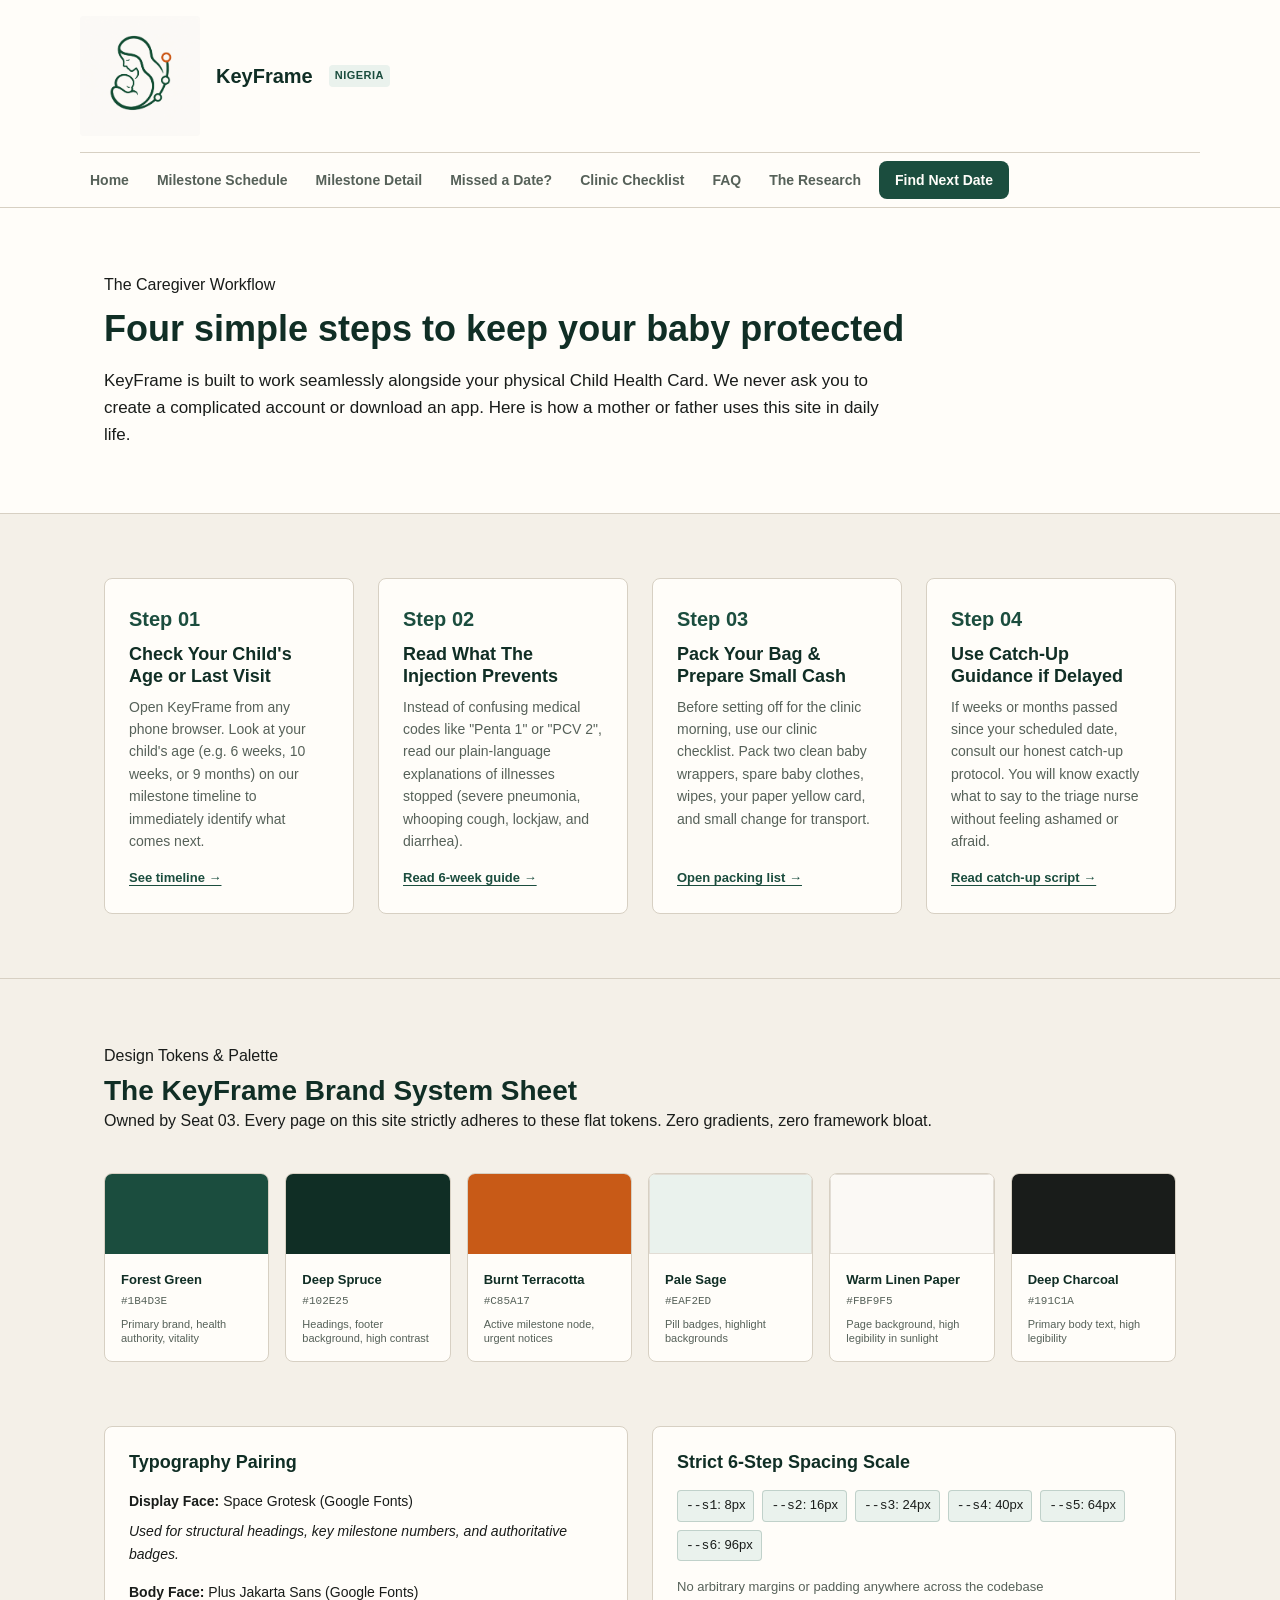
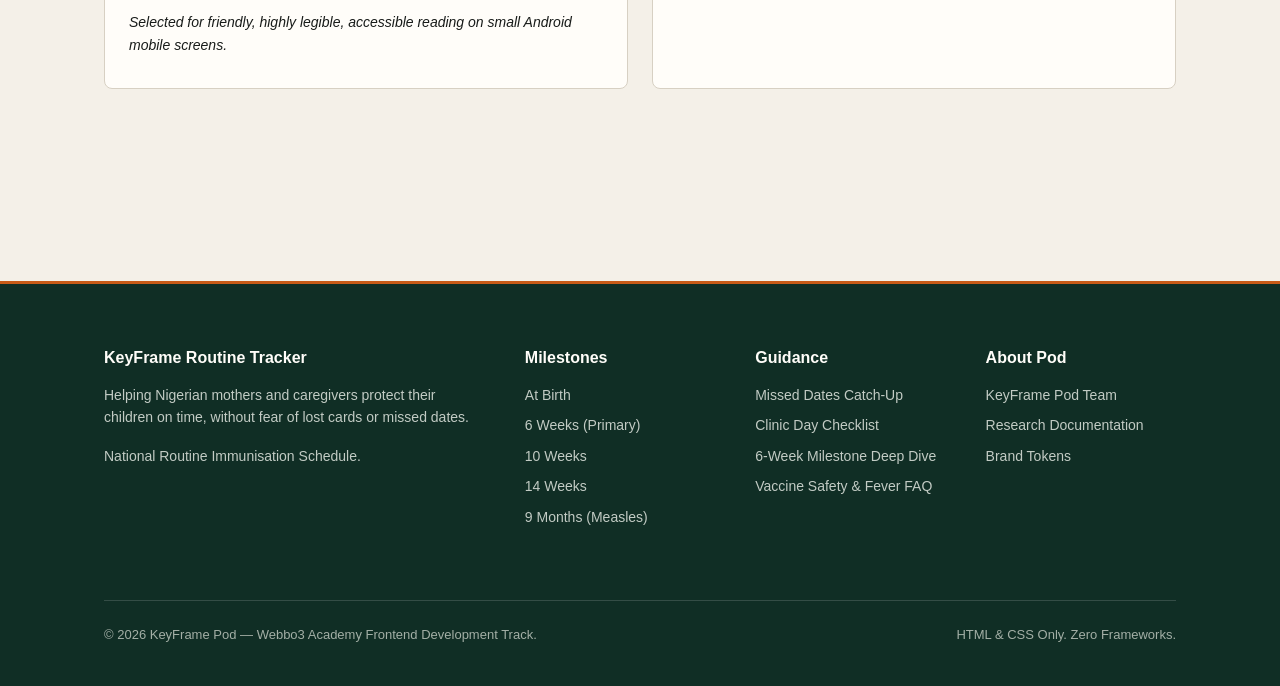
<file: how-it-works.html>
<!DOCTYPE html>
<html lang="en">
<head>
  <meta charset="UTF-8">
  <meta name="viewport" content="width=device-width, initial-scale=1.0">
  <title>How It Works & Design System — KeyFrame Nigeria</title>
  <link rel="stylesheet" href="brand.css">
  <link rel="stylesheet" href="how-it-works.css">
</head>
<body>

  <!-- Universal Header Shell (Seat 10) -->
  <header class="site-header">
    <div class="wrap nav-container">
      <a href="index.html" class="brand-link">
        <img src="logo.png" alt="KeyFrame Logo">
        <span>KeyFrame</span>
        <span class="brand-badge">Nigeria</span>
      </a>
      <nav class="site-nav">
        <a href="index.html">Home</a>
        <a href="schedule.html">Milestone Schedule</a>
        <a href="detail.html">Milestone Detail</a>
        <a href="trust.html">Missed a Date?</a>
        <a href="request.html">Clinic Checklist</a>
        <a href="guide.html">FAQ</a>
        <a href="problem.html">The Research</a>
        <a href="schedule.html" class="btn-nav">Find Next Date</a>
      </nav>
    </div>
  </header>

  <main>
    <!-- Header -->
    <section class="works-hero">
      <div class="wrap">
        <span class="eyebrow">The Caregiver Workflow</span>
        <h1>Four simple steps to keep your baby protected</h1>
        <p class="works-lead">
          KeyFrame is built to work seamlessly alongside your physical Child Health Card. We never ask you to create a complicated account or download an app. Here is how a mother or father uses this site in daily life.
        </p>
      </div>
    </section>

    <!-- 4 Step-by-Step Workflow Cards -->
    <section class="steps-section">
      <div class="wrap steps-grid">
        
        <article class="step-card">
          <div class="step-number">Step 01</div>
          <h3>Check Your Child's Age or Last Visit</h3>
          <p>
            Open KeyFrame from any phone browser. Look at your child's age (e.g. 6 weeks, 10 weeks, or 9 months) on our milestone timeline to immediately identify what comes next.
          </p>
          <a href="schedule.html" class="step-link">See timeline &rarr;</a>
        </article>

        <article class="step-card">
          <div class="step-number">Step 02</div>
          <h3>Read What The Injection Prevents</h3>
          <p>
            Instead of confusing medical codes like "Penta 1" or "PCV 2", read our plain-language explanations of illnesses stopped (severe pneumonia, whooping cough, lockjaw, and diarrhea).
          </p>
          <a href="detail.html" class="step-link">Read 6-week guide &rarr;</a>
        </article>

        <article class="step-card">
          <div class="step-number">Step 03</div>
          <h3>Pack Your Bag & Prepare Small Cash</h3>
          <p>
            Before setting off for the clinic morning, use our clinic checklist. Pack two clean baby wrappers, spare baby clothes, wipes, your paper yellow card, and small change for transport.
          </p>
          <a href="request.html" class="step-link">Open packing list &rarr;</a>
        </article>

        <article class="step-card">
          <div class="step-number">Step 04</div>
          <h3>Use Catch-Up Guidance if Delayed</h3>
          <p>
            If weeks or months passed since your scheduled date, consult our honest catch-up protocol. You will know exactly what to say to the triage nurse without feeling ashamed or afraid.
          </p>
          <a href="trust.html" class="step-link">Read catch-up script &rarr;</a>
        </article>

      </div>
    </section>

    <!-- Brand Sheet & Design System Showcase (Seat 03 Duty) -->
    <section class="brand-system-section">
      <div class="wrap">
        <div class="system-intro">
          <span class="eyebrow">Design Tokens & Palette</span>
          <h2>The KeyFrame Brand System Sheet</h2>
          <p>Owned by Seat 03. Every page on this site strictly adheres to these flat tokens. Zero gradients, zero framework bloat.</p>
        </div>

        <!-- Color Swatches Grid -->
        <div class="swatches-grid">
          <div class="swatch-card">
            <div class="swatch-preview" style="background: #1B4D3E;"></div>
            <div class="swatch-info">
              <strong>Forest Green</strong>
              <code>#1B4D3E</code>
              <small>Primary brand, health authority, vitality</small>
            </div>
          </div>

          <div class="swatch-card">
            <div class="swatch-preview" style="background: #102E25;"></div>
            <div class="swatch-info">
              <strong>Deep Spruce</strong>
              <code>#102E25</code>
              <small>Headings, footer background, high contrast</small>
            </div>
          </div>

          <div class="swatch-card">
            <div class="swatch-preview" style="background: #C85A17;"></div>
            <div class="swatch-info">
              <strong>Burnt Terracotta</strong>
              <code>#C85A17</code>
              <small>Active milestone node, urgent notices</small>
            </div>
          </div>

          <div class="swatch-card">
            <div class="swatch-preview" style="background: #EAF2ED; border: 1px solid #E2DDD5;"></div>
            <div class="swatch-info">
              <strong>Pale Sage</strong>
              <code>#EAF2ED</code>
              <small>Pill badges, highlight backgrounds</small>
            </div>
          </div>

          <div class="swatch-card">
            <div class="swatch-preview" style="background: #FBF9F5; border: 1px solid #E2DDD5;"></div>
            <div class="swatch-info">
              <strong>Warm Linen Paper</strong>
              <code>#FBF9F5</code>
              <small>Page background, high legibility in sunlight</small>
            </div>
          </div>

          <div class="swatch-card">
            <div class="swatch-preview" style="background: #191C1A;"></div>
            <div class="swatch-info">
              <strong>Deep Charcoal</strong>
              <code>#191C1A</code>
              <small>Primary body text, high legibility</small>
            </div>
          </div>
        </div>

        <!-- Typography & Spacing Scales -->
        <div class="specs-grid">
          <div class="spec-card">
            <h3>Typography Pairing</h3>
            <p><strong>Display Face:</strong> Space Grotesk (Google Fonts)</p>
            <p><em>Used for structural headings, key milestone numbers, and authoritative badges.</em></p>
            <p style="margin-top: var(--s2);"><strong>Body Face:</strong> Plus Jakarta Sans (Google Fonts)</p>
            <p><em>Selected for friendly, highly legible, accessible reading on small Android mobile screens.</em></p>
          </div>

          <div class="spec-card">
            <h3>Strict 6-Step Spacing Scale</h3>
            <div class="scale-list">
              <span><code>--s1</code>: 8px</span>
              <span><code>--s2</code>: 16px</span>
              <span><code>--s3</code>: 24px</span>
              <span><code>--s4</code>: 40px</span>
              <span><code>--s5</code>: 64px</span>
              <span><code>--s6</code>: 96px</span>
            </div>
            <p style="margin-top: var(--s2); font-size: 13px; color: var(--muted);">No arbitrary margins or padding anywhere across the codebase</p>
          </div>
        </div>

      </div>
    </section>
  </main>

  <!-- Universal Footer Shell (Seat 10) -->
  <footer class="site-footer">
    <div class="wrap">
      <div class="footer-grid">
        <div>
          <h4>KeyFrame Routine Tracker</h4>
          <p>Helping Nigerian mothers and caregivers protect their children on time, without fear of lost cards or missed dates.</p>
          <p>National Routine Immunisation Schedule.</p>
        </div>
        <div>
          <h4>Milestones</h4>
          <a href="schedule.html#milestone-birth">At Birth</a>
          <a href="schedule.html#milestone-6w">6 Weeks (Primary)</a>
          <a href="schedule.html#milestone-10w">10 Weeks</a>
          <a href="schedule.html#milestone-14w">14 Weeks</a>
          <a href="schedule.html#milestone-9m">9 Months (Measles)</a>
        </div>
        <div>
          <h4>Guidance</h4>
          <a href="trust.html">Missed Dates Catch-Up</a>
          <a href="request.html">Clinic Day Checklist</a>
          <a href="detail.html">6-Week Milestone Deep Dive</a>
          <a href="guide.html">Vaccine Safety & Fever FAQ</a>
        </div>
        <div>
          <h4>About Pod</h4>
          <a href="pod.html">KeyFrame Pod Team</a>
          <a href="problem.html">Research Documentation</a>
          <a href="how-it-works.html">Brand Tokens</a>
        </div>
      </div>
      <div class="footer-bottom">
        <span>© 2026 KeyFrame Pod — Webbo3 Academy Frontend Development Track.</span>
        <span>HTML & CSS Only. Zero Frameworks.</span>
      </div>
    </div>
  </footer>

</body>
</html>
</file>
<file: brand.css>
/* KEYFRAME POD - Shared visual system. */
:root {
    --brand: #1B4D3E;
    --brand-dark: #102E25;
    --brand-surface: #EAF2ED;
    --accent: #C85A17;
    --accent-soft: #FDF2EB;
    --ink: #191C1A;
    --muted: #566159;
    --paper: #F4F0E8;
    --surface: #FFFDF9;
    --line: #D7D0C3;
    --display: sans-serif;
    --body: sans-serif;
    --s1: 8px;
    --s2: 16px;
    --s3: 24px;
    --s4: 40px;
    --s5: 64px;
    --s6: 96px;
    --radius: 8px;
    --radius-sm: 4px;
    --wrap: 1120px;
}

*,
*::before,
*::after {
    box-sizing: border-box;
}

body {
    background-color: var(--paper);
    color: var(--ink);
    font-family: var(--body);
    font-size: 16px;
    line-height: 1.6;
    margin: 0;
    padding: 0;
    -webkit-font-smoothing: antialiased;
}

main {
    overflow: hidden;
}

h1,
h2,
h3,
h4 {
    color: var(--brand-dark);
    font-family: var(--display);
    line-height: 1.25;
    margin: 0;
}

p {
    margin: 0 0 var(--s2);
}

a {
    color: var(--brand);
    text-underline-offset: 3px;
}

a:hover,
a:focus-visible {
    color: var(--accent);
}

.wrap {
    margin: 0 auto;
    max-width: var(--wrap);
    padding: 0 var(--s3);
}

.site-header {
    background: var(--surface);
    border-bottom: 1px solid var(--line);
    position: sticky;
    top: 0;
    z-index: 100;
}

.nav-container {
    align-items: stretch;
    display: flex;
    flex-direction: column;
    gap: var(--s2);
    padding: var(--s2) 0 var(--s1);
}

.brand-link {
    align-items: center;
    color: var(--brand-dark);
    display: flex;
    flex: 0 0 auto;
    font-family: var(--display);
    font-size: 20px;
    font-weight: 700;
    gap: var(--s2);
    text-decoration: none;
    width: fit-content;
}

.brand-link img {
    border-radius: var(--radius-sm);
    height: 120px;
    object-fit: contain;
    width: 120px;
}

.brand-badge {
    background: var(--brand-surface);
    border-radius: var(--radius-sm);
    color: var(--brand);
    font-family: var(--body);
    font-size: 11px;
    font-weight: 700;
    letter-spacing: 0.5px;
    padding: 2px 6px;
    text-transform: uppercase;
}

.site-nav {
    align-items: center;
    border-top: 1px solid var(--line);
    display: flex;
    flex-wrap: wrap;
    gap: var(--s1);
    padding-top: var(--s1);
}

.site-nav a {
    border-radius: var(--radius-sm);
    color: var(--muted);
    font-size: 14px;
    font-weight: 600;
    padding: 6px 10px;
    text-decoration: none;
    white-space: nowrap;
}

.site-nav a:hover,
.site-nav a.active {
    background: var(--brand-surface);
    color: var(--brand-dark);
}

.site-nav a.active {
    box-shadow: inset 0 -2px 0 var(--accent);
}

.site-nav .btn-nav {
    background: var(--brand);
    border-radius: var(--radius);
    color: var(--surface);
    padding: 8px 16px;
}

.site-nav .btn-nav:hover {
    background: var(--brand-dark);
    color: var(--surface);
}

.hero-section,
.schedule-intro,
.detail-header,
.trust-hero,
.checklist-header,
.faq-header,
.problem-hero,
.contact-hero,
.works-hero,
.pod-hero {
    background: var(--surface);
}

.quick-finder-card,
.milestone-card,
.detail-card,
.fact-card,
.tip-box,
.info-card,
.seat-card,
.highlight-card,
.driver-card,
.duty-card {
    box-shadow: 0 8px 24px rgba(25, 28, 26, 0.06);
    transition: box-shadow 180ms ease, transform 180ms ease;
}

.quick-finder-card:hover,
.milestone-card:hover,
.detail-card:hover,
.fact-card:hover,
.tip-box:hover,
.info-card:hover,
.seat-card:hover,
.highlight-card:hover,
.driver-card:hover,
.duty-card:hover {
    box-shadow: 0 12px 30px rgba(25, 28, 26, 0.1);
    transform: translateY(-3px);
}

button,
input,
select,
textarea {
    font-family: var(--body);
}

.site-footer {
    background: var(--brand-dark);
    border-top: 3px solid var(--accent);
    color: var(--surface);
    margin-top: var(--s6);
    padding: var(--s5) 0 var(--s4);
}

.footer-grid {
    display: grid;
    gap: var(--s4);
    grid-template-columns: 2fr 1fr 1fr 1fr;
    margin-bottom: var(--s5);
}

.site-footer h4 {
    color: var(--surface);
    font-size: 16px;
    margin-bottom: var(--s2);
}

.site-footer p,
.site-footer a {
    color: #C2CBC4;
    font-size: 14px;
}

.site-footer a {
    display: block;
    margin-bottom: var(--s1);
    text-decoration: none;
}

.site-footer a:hover {
    color: var(--surface);
    text-decoration: underline;
}

.footer-bottom {
    border-top: 1px solid rgba(255, 255, 255, 0.15);
    color: #A3AFA6;
    display: flex;
    flex-wrap: wrap;
    font-size: 13px;
    gap: var(--s2);
    justify-content: space-between;
    padding-top: var(--s3);
}

@media (max-width: 820px) {
    .site-nav a {
        font-size: 13px;
        padding-inline: 8px;
    }

    .footer-grid {
        grid-template-columns: 1fr;
        gap: var(--s3);
    }
}
</file>
<file: how-it-works.css>
/* KEYFRAME POD — How It Works & Brand Tokens Stylesheet. Owned by Seat 03.
   Strictly uses brand.css tokens. Showcases the design system & workflow. */

.works-hero {
  background: var(--surface);
  border-bottom: 1px solid var(--line);
  padding: var(--s5) 0;
}

.works-hero h1 {
  font-size: 36px;
  margin: var(--s1) 0 var(--s2) 0;
  max-width: 820px;
}

.works-lead {
  font-size: 17px;
  color: var(--ink);
  max-width: 800px;
  line-height: 1.6;
  margin: 0;
}

/* Steps Grid */
.steps-section {
  padding: var(--s5) 0;
}

.steps-grid {
  display: grid;
  grid-template-columns: repeat(4, 1fr);
  gap: var(--s3);
}

.step-card {
  background: var(--surface);
  border: 1px solid var(--line);
  border-radius: var(--radius);
  padding: var(--s3);
  display: flex;
  flex-direction: column;
}

.step-number {
  font-family: var(--display);
  font-size: 20px;
  font-weight: 700;
  color: var(--brand);
  margin-bottom: var(--s1);
}

.step-card h3 {
  font-size: 18px;
  margin-bottom: var(--s1);
}

.step-card p {
  font-size: 14px;
  color: var(--muted);
  flex-grow: 1;
  margin-bottom: var(--s2);
}

.step-link {
  font-size: 13px;
  font-weight: 700;
  color: var(--brand);
}

/* Brand System Section */
.brand-system-section {
  padding: var(--s5) 0 var(--s6) 0;
  border-top: 1px solid var(--line);
}

.system-intro {
  margin-bottom: var(--s4);
}

.system-intro h2 {
  font-size: 28px;
  margin-top: 4px;
}

.swatches-grid {
  display: grid;
  grid-template-columns: repeat(6, 1fr);
  gap: var(--s2);
  margin-bottom: var(--s5);
}

.swatch-card {
  background: var(--surface);
  border: 1px solid var(--line);
  border-radius: var(--radius);
  overflow: hidden;
}

.swatch-preview {
  height: 80px;
  width: 100%;
}

.swatch-info {
  padding: var(--s2);
  display: flex;
  flex-direction: column;
  gap: 2px;
}

.swatch-info strong {
  font-size: 13px;
  color: var(--brand-dark);
}

.swatch-info code {
  font-size: 11px;
  color: var(--muted);
}

.swatch-info small {
  font-size: 11px;
  color: var(--muted);
  line-height: 1.3;
  margin-top: 4px;
}

/* Specs Grid */
.specs-grid {
  display: grid;
  grid-template-columns: 1fr 1fr;
  gap: var(--s3);
}

.spec-card {
  background: var(--surface);
  border: 1px solid var(--line);
  border-radius: var(--radius);
  padding: var(--s3);
}

.spec-card h3 {
  font-size: 18px;
  margin-bottom: var(--s2);
}

.spec-card p {
  font-size: 14px;
  margin-bottom: var(--s1);
}

.scale-list {
  display: flex;
  flex-wrap: wrap;
  gap: var(--s1);
}

.scale-list span {
  background: var(--brand-surface);
  border: 1px solid rgba(27, 77, 62, 0.2);
  padding: 4px 8px;
  border-radius: var(--radius-sm);
  font-size: 13px;
}

@media (max-width: 900px) {
  .steps-grid {
    grid-template-columns: 1fr 1fr;
  }
  .swatches-grid {
    grid-template-columns: repeat(3, 1fr);
  }
  .specs-grid {
    grid-template-columns: 1fr;
  }
}

@media (max-width: 600px) {
  .steps-grid {
    grid-template-columns: 1fr;
  }
  .swatches-grid {
    grid-template-columns: 1fr 1fr;
  }
}
</file>
